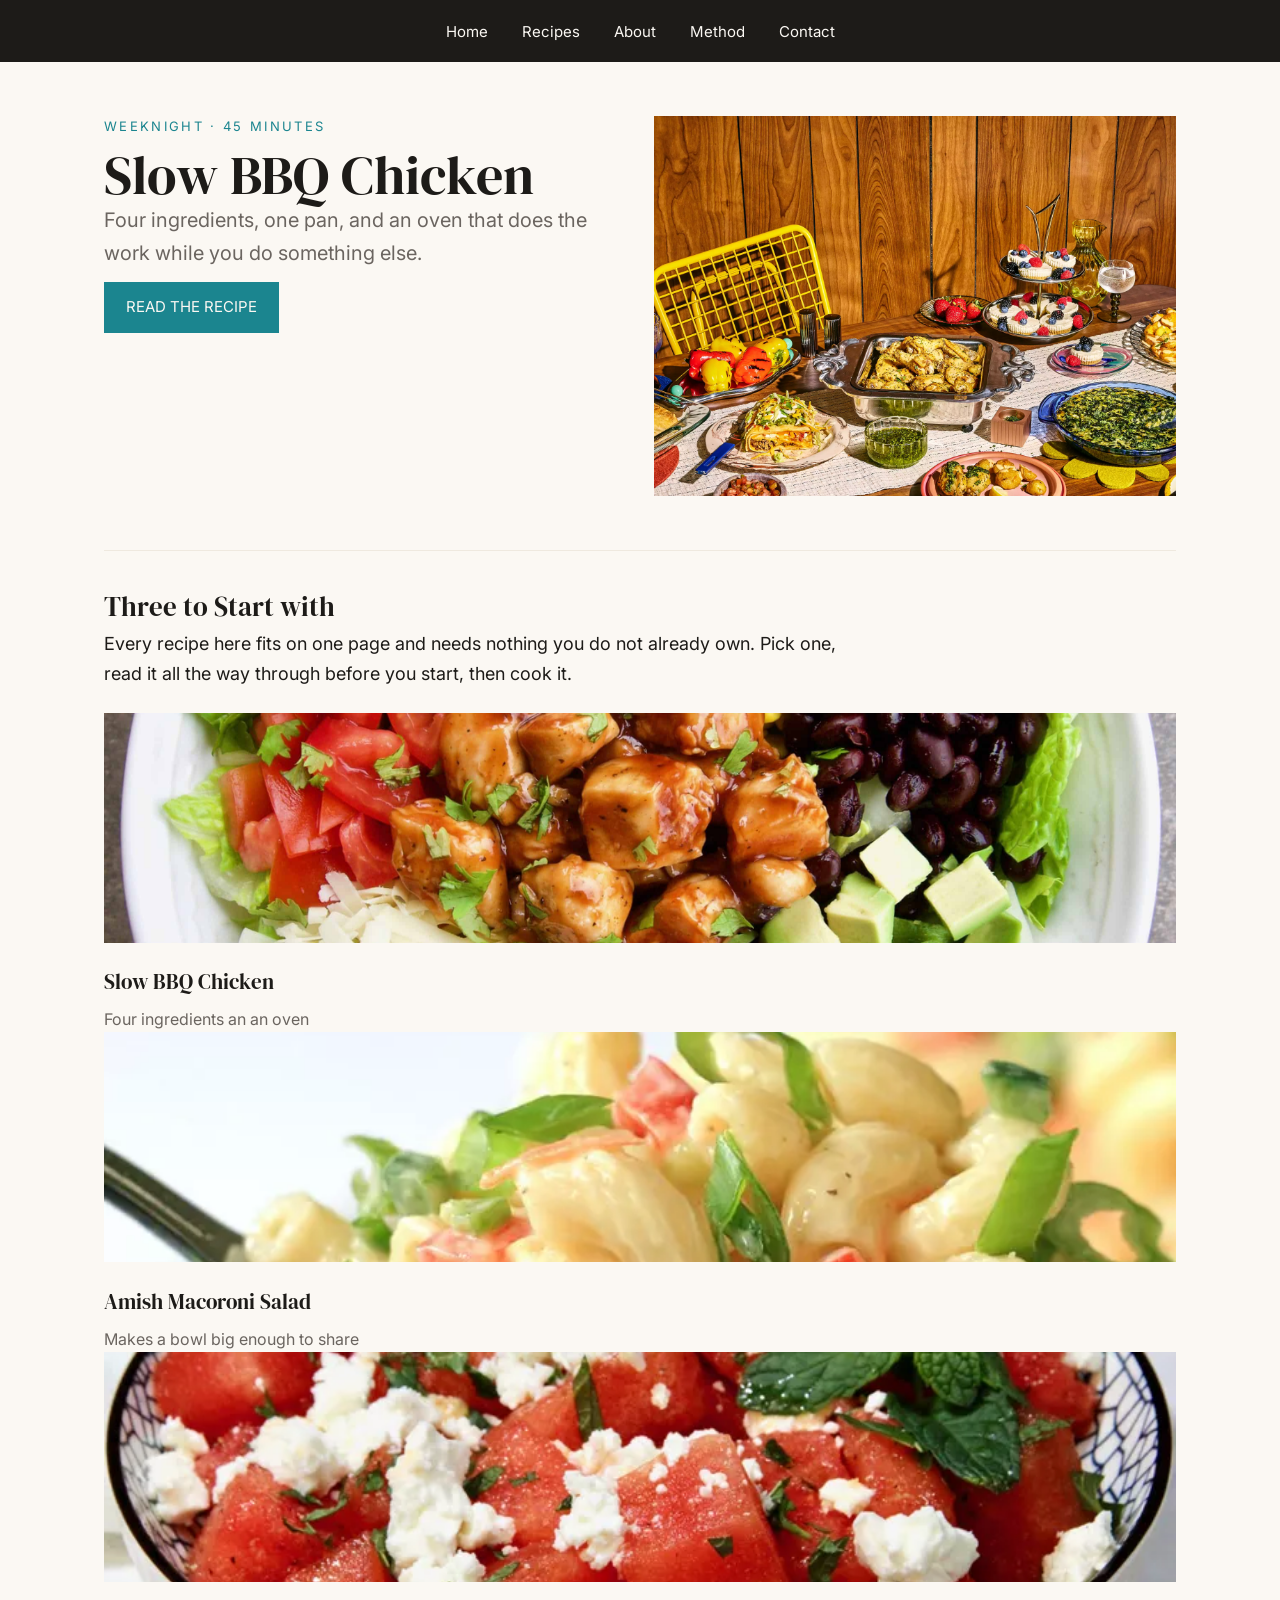
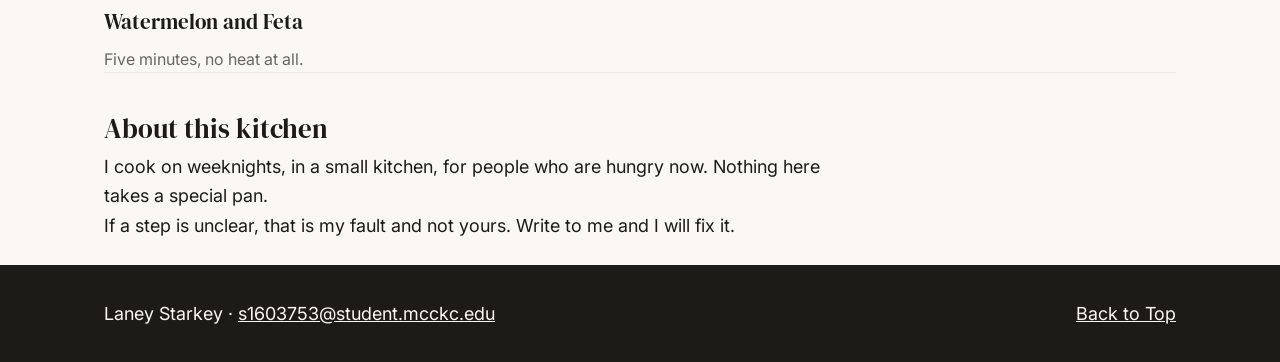
<file: index.html>
<!DOCTYPE html>
<html lang="en">
<head>
    <meta charset="UTF-8">
    <meta name="viewport" content="width=device-width, initial-scale=1.0">
    <title>Template</title>
  
    <link rel="preconnect" href="https://fonts.googleapis.com">
  <link rel="preconnect" href="https://fonts.gstatic.com" crossorigin>
  <link href="https://fonts.googleapis.com/css2?family=DM+Serif+Display&family=Inter:wght@400;500;600&display=swap" rel="stylesheet">
  
    <link rel="stylesheet" href="css/styles.css">
     
</head>
<body id="top">

    <nav class="site-nav">
    <ul>
        <li>
            <a href="index.html"> Home</a>
        </li>

        <li>
            <a href="#cards"> Recipes</a>
        </li>

        <li>
            <a href="#about"> About</a>
        </li>

        <li>
            <a href="#method"> Method</a>
        </li>

        <li>
            <a href="mailto:you@example.com"> Contact</a>
        </li>
    </ul>
</nav>

<main>
    <header class="hero">
        <div>
        <p class="eyebrow"> Weeknight &middot; 45 minutes</p>
        <h1> Slow BBQ Chicken</h1>
        <p class="lede">Four ingredients, one pan, and an oven that does the work while you do something else. <p>
            
        <a class="button" href="recipes/bbq-chicken.html"> Read the recipe</a>
        </div>
        <img src="images/homepage.webp" alt="A plate of BBQ chicken">
    </header>

    <section class="section-head" id="cards">
        <h2> Three to Start with</h2>
        <p>Every recipe here fits on one page and needs nothing you do not already own. Pick one, read it all the way through before you start, then cook it.</p>
    </section>

    <section class="cards">
        <article class="card">
        <img src="images/bbq-chicken-card.jpeg" alt="BBQ chicken thighs">
        <h3>Slow BBQ Chicken</h3>
        <p>Four ingredients an an oven</p>
        <article>

    <article class="card">
        <img src="images/amish-macaroni-salad-card.webp" alt="A bowl of macaroni salad">
        <h3>Amish Macoroni Salad</h3>
        <p>Makes a bowl big enough to share</p>
        <article>

    <article class="card">
        <img src="images/Watermelon-salad-card.webp" alt="Watermelon with feta and mint">
        <h3>Watermelon and Feta</h3>
        <p>Five minutes, no heat at all. </p>
        <article> 
    </section>

    <section class="section-head" id="about"> 
        <h2>About this kitchen</h2>
        <p>I cook on weeknights, in a small kitchen, for people who are hungry now. Nothing here takes a special pan.</p>
        <p> If a step is unclear, that is my fault and not yours. Write to me and I will fix it.</p>

    </section>
</main>

<footer class="site-footer">
    <div class="inner">
        <p> Laney Starkey &middot; <a href="mailto:s1603753@student.mcckc.edu">s1603753@student.mcckc.edu</a></p>
        <p class="right"><a href="#top"> Back to Top</a></p>
    <div> 
</footer>

</body>
</html>
</file>
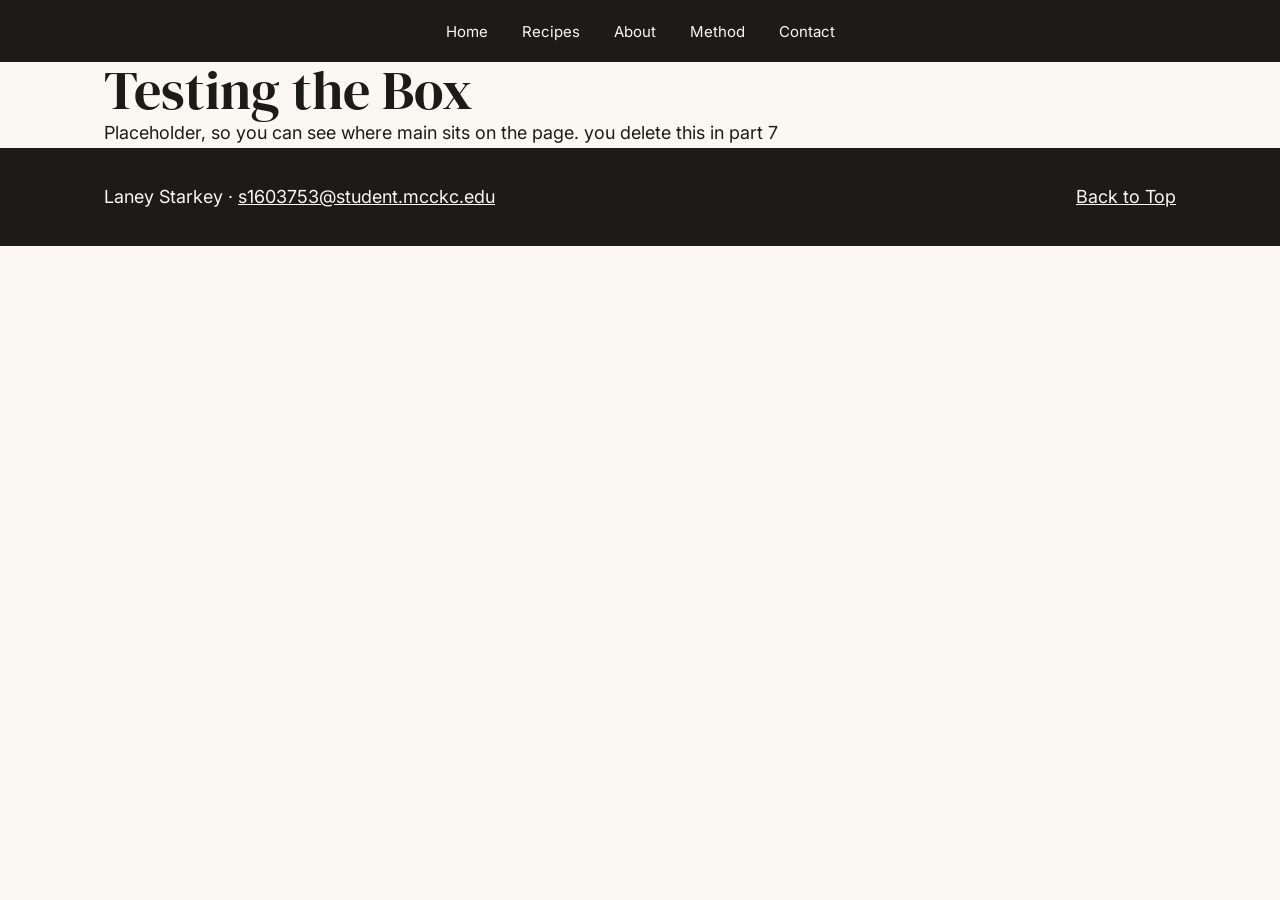
<file: bbq-chicken.html>
<!DOCTYPE html>
<html lang="en">
<head>
    <meta charset="UTF-8">
    <meta name="viewport" content="width=device-width, initial-scale=1.0">
    <title>Template</title>
  
    <link rel="preconnect" href="https://fonts.googleapis.com">
  <link rel="preconnect" href="https://fonts.gstatic.com" crossorigin>
  <link href="https://fonts.googleapis.com/css2?family=DM+Serif+Display&family=Inter:wght@400;500;600&display=swap" rel="stylesheet">
  
    <link rel="stylesheet" href="css/styles.css">
     
</head>
<body id="top">

    <nav class="site-nav">
    <ul>
        <li>
            <a href="index.html"> Home</a>
        </li>

        <li>
            <a href="#cards"> Recipes</a>
        </li>

        <li>
            <a href="#about"> About</a>
        </li>

        <li>
            <a href="#method"> Method</a>
        </li>

        <li>
            <a href="mailto:you@example.com"> Contact</a>
        </li>
    </ul>
</nav>

<main>
    <h1> Testing the Box</h1>
    <p> Placeholder, so you can see where main sits on the page. you delete this in part 7 <p>
    </p>
</main>

<footer class="site-footer">
    <div class="inner">
        <p> Laney Starkey &middot; <a href="mailto:s1603753@student.mcckc.edu">s1603753@student.mcckc.edu</a></p>
        <p class="right"><a href="#top"> Back to Top</a></p>
    <div> 
</footer>

</body>
</html>
</file>
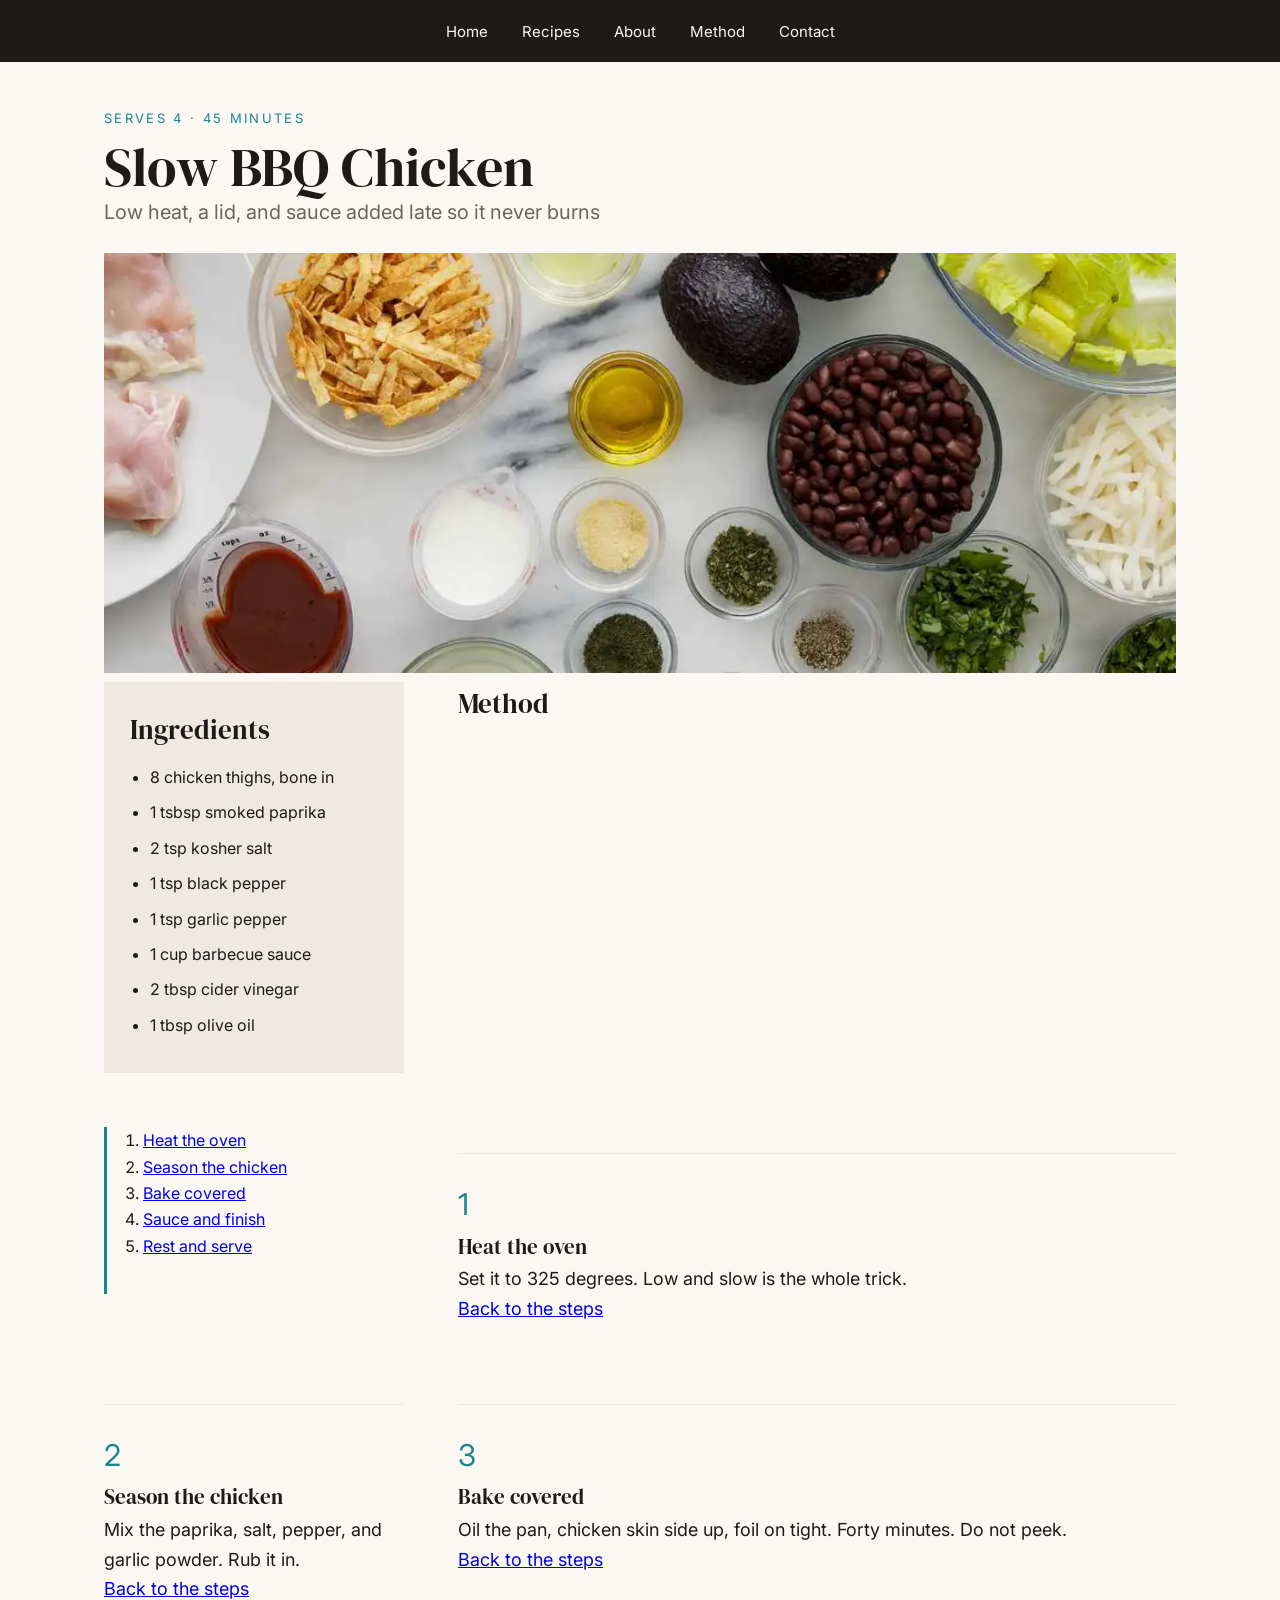
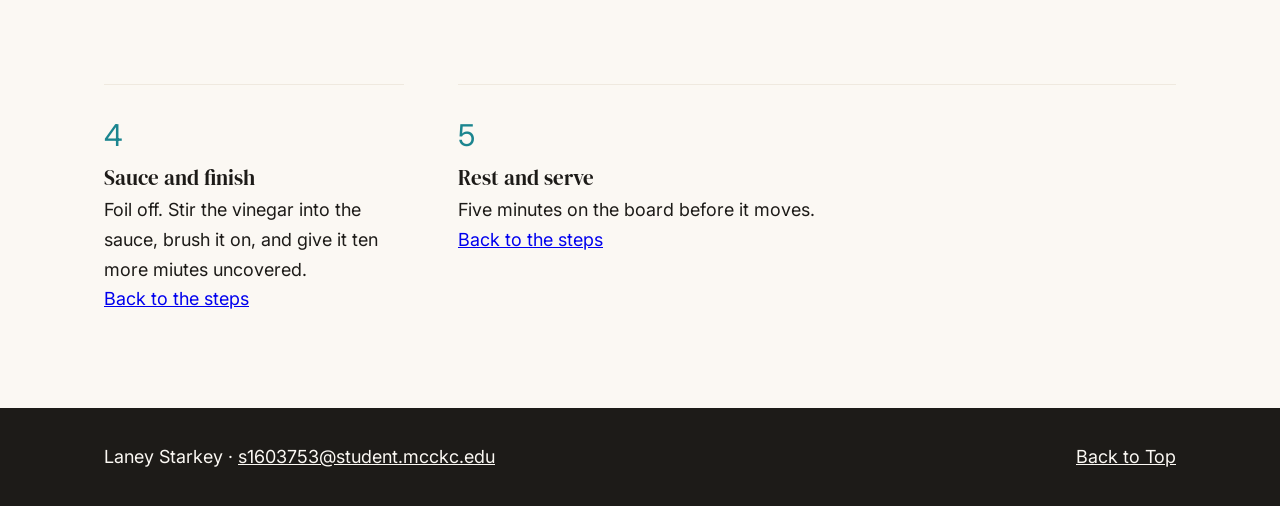
<file: recipes/bbq-chicken.html>
<!DOCTYPE html>
<html lang="en">
<head>
    <meta charset="UTF-8">
    <meta name="viewport" content="width=device-width, initial-scale=1.0">
    <title>Slow BBQ Chicken</title>
  
    <link rel="preconnect" href="https://fonts.googleapis.com">
  <link rel="preconnect" href="https://fonts.gstatic.com" crossorigin>
  <link href="https://fonts.googleapis.com/css2?family=DM+Serif+Display&family=Inter:wght@400;500;600&display=swap" rel="stylesheet">
  
    <link rel="stylesheet" href="../css/styles.css">
     
</head>
<body id="top">

    <nav class="site-nav">
    <ul>
        <li>
            <a href="index.html"> Home</a>
        </li>

        <li>
            <a href="#cards"> Recipes</a>
        </li>

        <li>
            <a href="#about"> About</a>
        </li>

        <li>
            <a href="#method"> Method</a>
        </li>

        <li>
            <a href="mailto:you@example.com"> Contact</a>
        </li>
    </ul>
</nav>

<main>
    <header class="recipe-hero">
   <p class="eyebrow"> Serves 4 &middot; 45 minutes</p>
        <h1> Slow BBQ Chicken</h1>
        <p class="lede">Low heat, a lid, and sauce added late so it never burns <p>
        <img src="../images/bbq-chicken-banner.webp" alt="A tray of BBQ chicken">
    <header>

    <div class="recipe-body">
    <aside class="ingredients">
        <h2>Ingredients</h2>
             <ul>
                <li> 8 chicken thighs, bone in </li>
                <li> 1 tsbsp smoked paprika </li>
                <li> 2 tsp kosher salt </li>
                <li> 1 tsp black pepper </li>
                <li> 1 tsp garlic pepper </li>
                <li> 1 cup barbecue sauce </li>
                <li> 2 tbsp cider vinegar </li>
                <li> 1 tbsp olive oil </li>
            </ul>
        </aside>

        <section id="method">
            <h2> Method </h2>
        </section>

        <nav class="jump">
            <ol>
                <li><a href="#step-1">Heat the oven</a></li>
                <li><a href="#step-2">Season the 
                    chicken</a></li>
                <li><a href="#step-3">Bake covered</a></li>
                <li><a href="#step-4">Sauce and finish</a></li>
                <li><a href="#step-5">Rest and serve</a></li>
            </ol>
        </nav>

         <article class="step" id="step-1">
            <span class="num">1</span>
            <h3>Heat the oven</h3>
            <p>Set it to 325 degrees. Low and slow is the whole trick.</p>
            <p><a class="back" href="#method">Back to the steps</a></p>
        </article>

         <article class="step" id="step-2">
            <span class="num">2</span>
            <h3>Season the chicken</h3>
            <p> Mix the paprika, salt, pepper, and garlic powder. Rub it in.</p>
            <p><a class="back" href="#method">Back to the steps</a></p>
        </article>

         <article class="step" id="step-3">
            <span class="num">3</span>
            <h3>Bake covered</h3>
            <p>Oil the pan, chicken skin side up, foil on tight. Forty minutes. Do not peek.</p>
            <p><a class="back" href="#method">Back to the steps</a></p>
        </article>

         <article class="step" id="step-4">
            <span class="num">4</span>
            <h3>Sauce and finish</h3>
            <p>Foil off. Stir the vinegar into the sauce, brush it on, and give it ten more miutes uncovered.</p>
            <p><a class="back" href="#method">Back to the steps</a></p>
        </article>

         <article class="step" id="step-5">
            <span class="num">5</span>
            <h3>Rest and serve</h3>
            <p>Five minutes on the board before it moves.</p>
            <p><a class="back" href="#method">Back to the steps</a></p>
        </article>


    
    </div>
        
</main>

<footer class="site-footer">
    <div class="inner">
        <p> Laney Starkey &middot; <a href="mailto:s1603753@student.mcckc.edu">s1603753@student.mcckc.edu</a></p>
        <p class="right"><a href="#top"> Back to Top</a></p>
    <div> 
</footer>

</body>
</html>
</file>
<file: css/styles.css>
* {
    box-sizing: border-box;
    margin: 0;
    padding: 0;
}

body {
    background: #FBF8F3;
    color: #1D1B18;
    font-family: 'Inter', Helvetica, Arial, sans-serif;
    font-size: 18px;
    line-height: 1.65;
}

h1, h2, h3 {
    font-family: 'DM Serif Display', Georgia, serif;
    font-weight: 400;
}

.site-nav {
    background-color: #1D1B18;
}

.site-nav ul {
    list-style: none; 
    display: grid;
    grid-template: auto / auto auto auto auto auto;
    gap: 34px;
    width: max-content;
    margin: 0 auto;
    padding: 16px 24px;
}

.site-nav a {
    color: #FBF8F3;
    text-decoration: none;
    font-size: 15px;
}

main {
    max-width: 1120px;
    margin: 0 auto;
    padding: 0 24px;
}

.site-footer {
    background: #1D1B18;
    color: #FBF8F3
}

.site-footer .inner {
    display: grid;
    grid-template: auto/ 1fr 1fr;
    max-width: 1120px;
    margin: 0 auto;
    padding: 34px 24px;
}

.site-footer a {
    color: #FBF8F3
}

.site-footer .right {
    text-align: right;
}

.hero {
    display: grid;
    grid-template: auto / 1fr 1fr;
    gap: 28px;
    padding: 54px 0;
}

.hero img {
    width: 100%;
    height: 380px;
    object-fit: cover;
}

h1 {
    font-size: 54px;
    line-height: 1.05;
}

.eyebrow {
    font-size: 13px;
    letter-spacing: 0.18em;
    text-transform: uppercase;
    color: #1B858F; 
    margin-bottom: 10px;
}

.lede {
    font-size: 20px;
    color: #6B6560
}

.button {
    display: inline-block;
    margin-top: 12px;
    background: #1B858F;
    color: #FBF8F3;
    text-decoration: none;
    padding: 13px 22px;
    font-size: 15px;
    text-transform: uppercase;
}

.section-head {
    border-top:1px solid #EFE9DF;
    padding: 34px 0 24px;
}

.section-head p {
    max-width: 68ch;
}

.cards img{
    width: 100%;
    height: 230px;
    object-fit: cover;
}

.card h3{
    margin: 14px 0 6px;
}

.card p {
    font-size: 16px;
    color: #6B6560
}

.recipe-hero {
    padding: 46px 0 34px;
}

.recipe-hero img {
    width: 100%;
    height: 420px;
    object-fit: cover;
    margin-top: 24px;
}

.recipe-body {
    display: grid;
    grid-template: auto / 300px 1fr;
    gap: 54px;
    padding-bottom: 60px;
}

.ingredients {
    background: #EFE9DF;
    padding: 26px;
    align-self: start;
}

.ingredients ul {
    margin: 12px 0 0 20px;
}

.ingredients li {
    margin-bottom: 9px;
    font-size: 16px;
}

.jump {
    border-left: 3px solid #1B858F;
    padding-left: 18px;
    margin-bottom: 30px;
}

.jump ol {
    margin-left: 18px;
}

.jump li{
    font-size: 16px;
}

.step{
    border-top: 1px solid #EFE9DF;
    padding-top: 26px; 
    margin-top: 26px;
}

.step .num {
    display: block;
    font-size: 30px;
    color: #1b858f;
}

.bacl{
    font-size: 14px;
    color: #6B6560;
}
</file>
